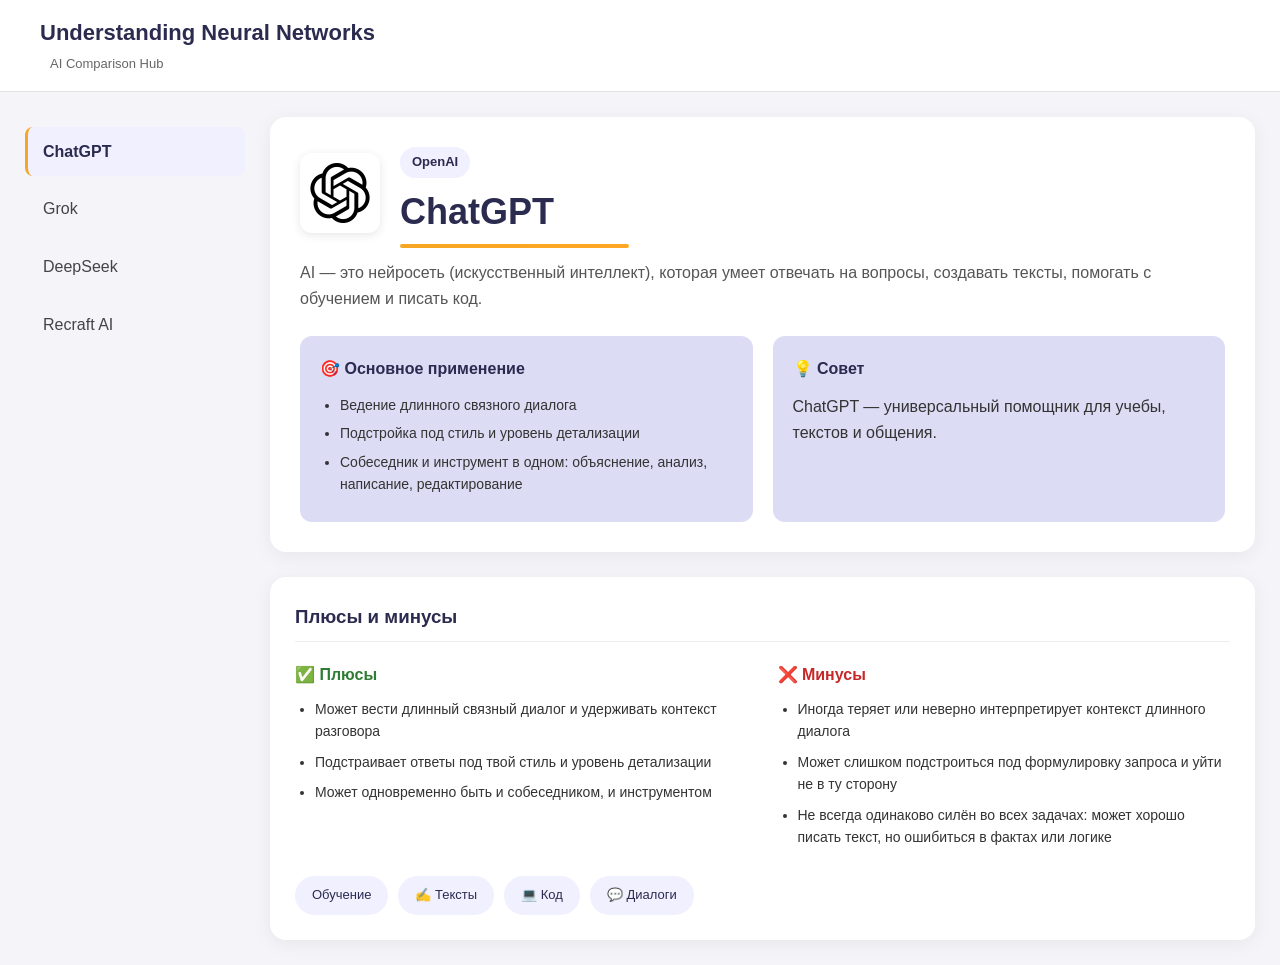
<file: index.html>
<!DOCTYPE html>
<html lang="ru">
<head>
    <meta charset="UTF-8">
    <meta name="viewport" content="width=device-width, initial-scale=1.0">
    <title>ChatGPT — Нейросети</title>
    <link rel="stylesheet" href="style.css">
</head>
<body>
    <header class="site-header">
        <div>
            <h1>Understanding Neural Networks</h1>
            <span class="subtitle">AI Comparison Hub</span>
        </div>
    </header>

    <div class="main-wrapper">
        <aside class="sidebar">
            <a href="index.html" class="nav-link active">ChatGPT</a>
            <a href="grok.html" class="nav-link">Grok</a>
            <a href="deepseek.html" class="nav-link">DeepSeek</a>
            <a href="rectaft.html" class="nav-link">Recraft AI</a>
        </aside>

        <main class="content">
            <section class="hero">
                <div class="logo-container">
                    <img src="images/chatgpt-logo.png" alt="ChatGPT Logo" class="neural-logo">
                    <div>
                        <span class="company-badge">OpenAI</span>
                        <h2>ChatGPT</h2>
                    </div>
                </div>
                <p>AI — это нейросеть (искусственный интеллект), которая умеет отвечать на вопросы, создавать тексты, помогать с обучением и писать код.</p>

                <div class="info-grid">
                    <div class="info-box">
                        <h4>🎯 Основное применение</h4>
                        <ul>
                            <li>Ведение длинного связного диалога</li>
                            <li>Подстройка под стиль и уровень детализации</li>
                            <li>Собеседник и инструмент в одном: объяснение, анализ, написание, редактирование</li>
                        </ul>
                    </div>
                    <div class="info-box">
                        <h4>💡 Совет</h4>
                        <p>ChatGPT — универсальный помощник для учебы, текстов и общения.</p>
                    </div>
                </div>
            </section>

            <section class="feature-card">
                <h3>Плюсы и минусы</h3>
                <div class="pros-cons">
                    <div class="pros">
                        <h4>✅ Плюсы</h4>
                        <ul>
                            <li>Может вести длинный связный диалог и удерживать контекст разговора</li>
                            <li>Подстраивает ответы под твой стиль и уровень детализации</li>
                            <li>Может одновременно быть и собеседником, и инструментом</li>
                        </ul>
                    </div>
                    <div class="cons">
                        <h4>❌ Минусы</h4>
                        <ul>
                            <li>Иногда теряет или неверно интерпретирует контекст длинного диалога</li>
                            <li>Может слишком подстроиться под формулировку запроса и уйти не в ту сторону</li>
                            <li>Не всегда одинаково силён во всех задачах: может хорошо писать текст, но ошибиться в фактах или логике</li>
                        </ul>
                    </div>
                </div>
                <div class="use-cases">
                    <span class="tag"> Обучение</span>
                    <span class="tag">✍️ Тексты</span>
                    <span class="tag">💻 Код</span>
                    <span class="tag">💬 Диалоги</span>
                </div>
            </section>
        </main>
    </div>
</body>
</html>
</file>
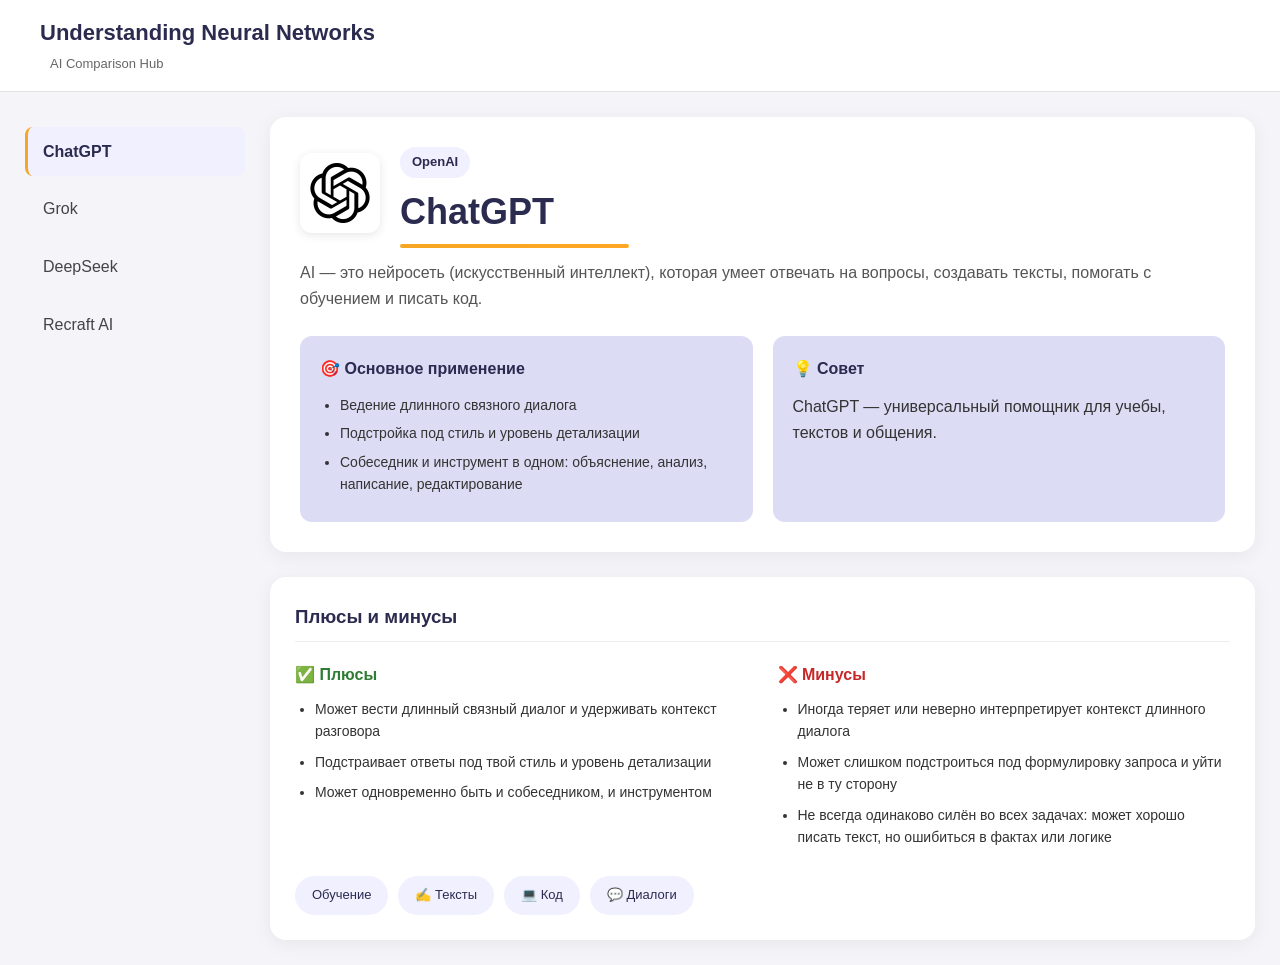
<file: chatgpt.html>
<!DOCTYPE html>
<html lang="ru">
<head>
    <meta charset="UTF-8">
    <meta name="viewport" content="width=device-width, initial-scale=1.0">
    <title>ChatGPT — Нейросети</title>
    <link rel="stylesheet" href="style.css">
</head>
<body>
    <header class="site-header">
        <div>
            <h1>Understanding Neural Networks</h1>
            <span class="subtitle">AI Comparison Hub</span>
        </div>
    </header>

    <div class="main-wrapper">
        <aside class="sidebar">
            <a href="chatgpt.html" class="nav-link active">ChatGPT</a>
            <a href="grok.html" class="nav-link">Grok</a>
            <a href="deepseek.html" class="nav-link">DeepSeek</a>
            <a href="rectaft.html" class="nav-link">Recraft AI</a>
        </aside>

        <main class="content">
            <section class="hero">
                <div class="logo-container">
                    <img src="images/chatgpt-logo.png" alt="ChatGPT Logo" class="neural-logo">
                    <div>
                        <span class="company-badge">OpenAI</span>
                        <h2>ChatGPT</h2>
                    </div>
                </div>
                <p>AI — это нейросеть (искусственный интеллект), которая умеет отвечать на вопросы, создавать тексты, помогать с обучением и писать код.</p>

                <div class="info-grid">
                    <div class="info-box">
                        <h4>🎯 Основное применение</h4>
                        <ul>
                            <li>Ведение длинного связного диалога</li>
                            <li>Подстройка под стиль и уровень детализации</li>
                            <li>Собеседник и инструмент в одном: объяснение, анализ, написание, редактирование</li>
                        </ul>
                    </div>
                    <div class="info-box">
                        <h4>💡 Совет</h4>
                        <p>ChatGPT — универсальный помощник для учебы, текстов и общения.</p>
                    </div>
                </div>
            </section>

            <section class="feature-card">
                <h3>Плюсы и минусы</h3>
                <div class="pros-cons">
                    <div class="pros">
                        <h4>✅ Плюсы</h4>
                        <ul>
                            <li>Может вести длинный связный диалог и удерживать контекст разговора</li>
                            <li>Подстраивает ответы под твой стиль и уровень детализации</li>
                            <li>Может одновременно быть и собеседником, и инструментом</li>
                        </ul>
                    </div>
                    <div class="cons">
                        <h4>❌ Минусы</h4>
                        <ul>
                            <li>Иногда теряет или неверно интерпретирует контекст длинного диалога</li>
                            <li>Может слишком подстроиться под формулировку запроса и уйти не в ту сторону</li>
                            <li>Не всегда одинаково силён во всех задачах: может хорошо писать текст, но ошибиться в фактах или логике</li>
                        </ul>
                    </div>
                </div>
                <div class="use-cases">
                    <span class="tag"> Обучение</span>
                    <span class="tag">✍️ Тексты</span>
                    <span class="tag">💻 Код</span>
                    <span class="tag">💬 Диалоги</span>
                </div>
            </section>
        </main>
    </div>
</body>
</html>
</file>
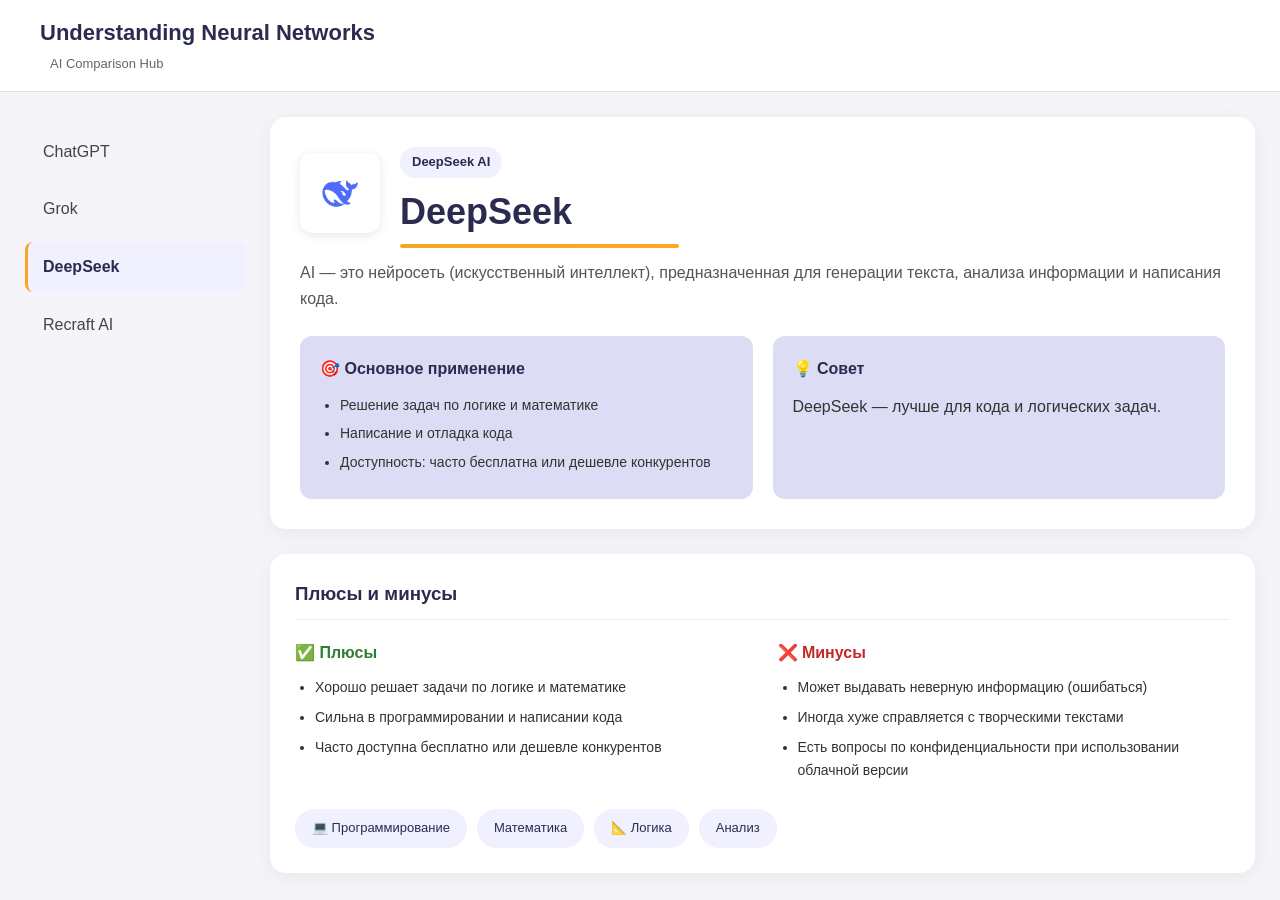
<file: deepseek.html>
<!DOCTYPE html>
<html lang="ru">
<head>
    <meta charset="UTF-8">
    <meta name="viewport" content="width=device-width, initial-scale=1.0">
    <title>DeepSeek — Нейросети</title>
    <link rel="stylesheet" href="style.css">
</head>
<body>
    <header class="site-header">
        <div>
            <h1>Understanding Neural Networks</h1>
            <span class="subtitle">AI Comparison Hub</span>
        </div>
    </header>

    <div class="main-wrapper">
        <aside class="sidebar">
            <a href="index.html" class="nav-link">ChatGPT</a>
            <a href="grok.html" class="nav-link">Grok</a>
            <a href="deepseek.html" class="nav-link active">DeepSeek</a>
            <a href="rectaft.html" class="nav-link">Recraft AI</a>
        </aside>

        <main class="content">
            <section class="hero">
                <div class="logo-container">
                    <img src="images/deepseek-logo.jpg" alt="DeepSeek Logo" class="neural-logo">
                    <div>
                        <span class="company-badge">DeepSeek AI</span>
                        <h2>DeepSeek</h2>
                    </div>
                </div>
                <p>AI — это нейросеть (искусственный интеллект), предназначенная для генерации текста, анализа информации и написания кода.</p>

                <div class="info-grid">
                    <div class="info-box">
                        <h4>🎯 Основное применение</h4>
                        <ul>
                            <li>Решение задач по логике и математике</li>
                            <li>Написание и отладка кода</li>
                            <li>Доступность: часто бесплатна или дешевле конкурентов</li>
                        </ul>
                    </div>
                    <div class="info-box">
                        <h4>💡 Совет</h4>
                        <p>DeepSeek — лучше для кода и логических задач.</p>
                    </div>
                </div>
            </section>

            <section class="feature-card">
                <h3>Плюсы и минусы</h3>
                <div class="pros-cons">
                    <div class="pros">
                        <h4>✅ Плюсы</h4>
                        <ul>
                            <li>Хорошо решает задачи по логике и математике</li>
                            <li>Сильна в программировании и написании кода</li>
                            <li>Часто доступна бесплатно или дешевле конкурентов</li>
                        </ul>
                    </div>
                    <div class="cons">
                        <h4>❌ Минусы</h4>
                        <ul>
                            <li>Может выдавать неверную информацию (ошибаться)</li>
                            <li>Иногда хуже справляется с творческими текстами</li>
                            <li>Есть вопросы по конфиденциальности при использовании облачной версии</li>
                        </ul>
                    </div>
                </div>
                <div class="use-cases">
                    <span class="tag">💻 Программирование</span>
                    <span class="tag"> Математика</span>
                    <span class="tag">📐 Логика</span>
                    <span class="tag"> Анализ</span>
                </div>
            </section>
        </main>
    </div>
</body>
</html>
</file>
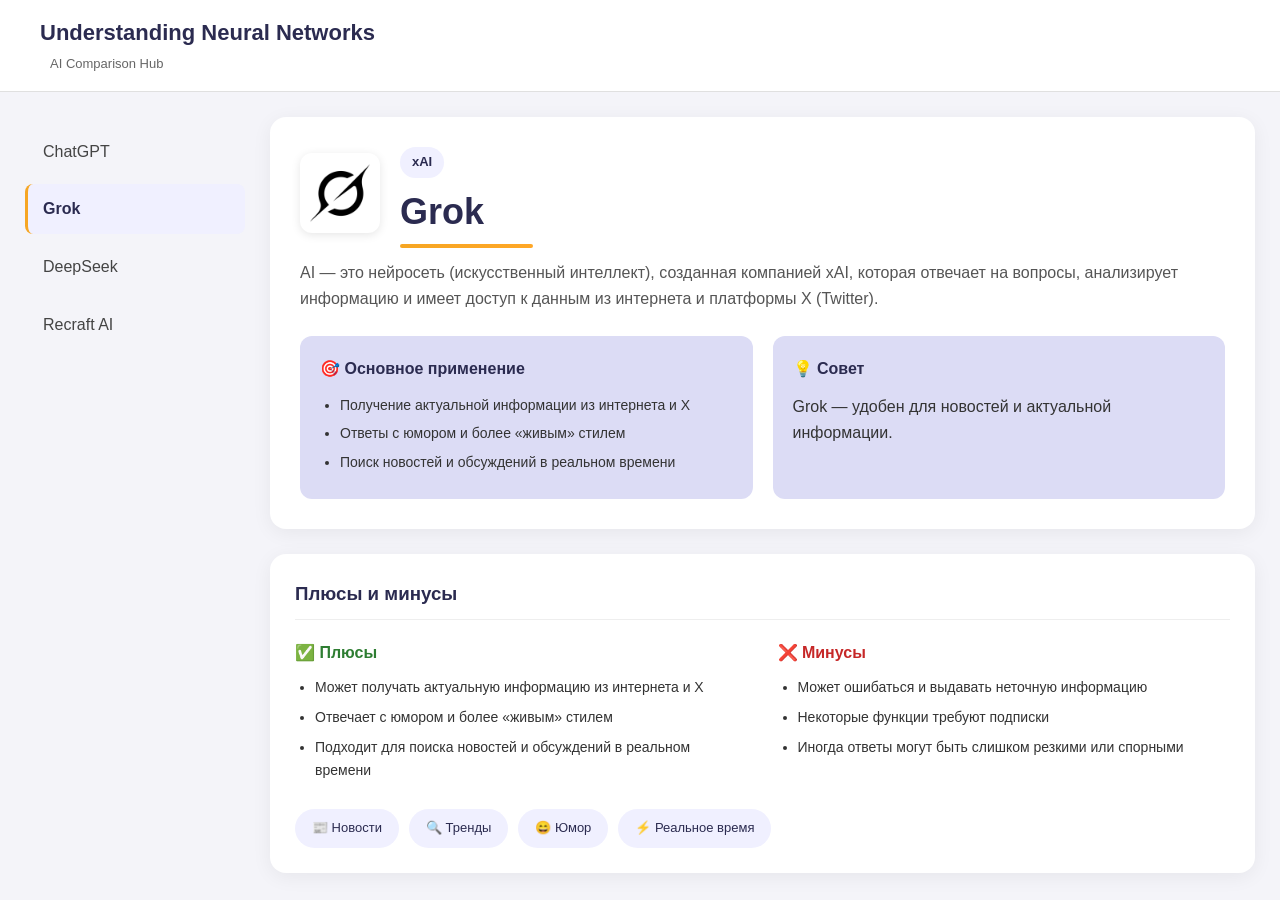
<file: grok.html>
<!DOCTYPE html>
<html lang="ru">
<head>
    <meta charset="UTF-8">
    <meta name="viewport" content="width=device-width, initial-scale=1.0">
    <title>Grok — Нейросети</title>
    <link rel="stylesheet" href="style.css">
</head>
<body>
    <header class="site-header">
        <div>
            <h1>Understanding Neural Networks</h1>
            <span class="subtitle">AI Comparison Hub</span>
        </div>
    </header>

    <div class="main-wrapper">
        <aside class="sidebar">
            <a href="index.html" class="nav-link">ChatGPT</a>
            <a href="grok.html" class="nav-link active">Grok</a>
            <a href="deepseek.html" class="nav-link">DeepSeek</a>
            <a href="rectaft.html" class="nav-link">Recraft AI</a>
        </aside>

        <main class="content">
            <section class="hero">
                <div class="logo-container">
                    <img src="images/grok-logo.jpg" alt="Grok Logo" class="neural-logo">
                    <div>
                        <span class="company-badge">xAI</span>
                        <h2>Grok</h2>
                    </div>
                </div>
                <p>AI — это нейросеть (искусственный интеллект), созданная компанией xAI, которая отвечает на вопросы, анализирует информацию и имеет доступ к данным из интернета и платформы X (Twitter).</p>

                <div class="info-grid">
                    <div class="info-box">
                        <h4>🎯 Основное применение</h4>
                        <ul>
                            <li>Получение актуальной информации из интернета и X</li>
                            <li>Ответы с юмором и более «живым» стилем</li>
                            <li>Поиск новостей и обсуждений в реальном времени</li>
                        </ul>
                    </div>
                    <div class="info-box">
                        <h4>💡 Совет</h4>
                        <p>Grok — удобен для новостей и актуальной информации.</p>
                    </div>
                </div>
            </section>

            <section class="feature-card">
                <h3>Плюсы и минусы</h3>
                <div class="pros-cons">
                    <div class="pros">
                        <h4>✅ Плюсы</h4>
                        <ul>
                            <li>Может получать актуальную информацию из интернета и X</li>
                            <li>Отвечает с юмором и более «живым» стилем</li>
                            <li>Подходит для поиска новостей и обсуждений в реальном времени</li>
                        </ul>
                    </div>
                    <div class="cons">
                        <h4>❌ Минусы</h4>
                        <ul>
                            <li>Может ошибаться и выдавать неточную информацию</li>
                            <li>Некоторые функции требуют подписки</li>
                            <li>Иногда ответы могут быть слишком резкими или спорными</li>
                        </ul>
                    </div>
                </div>
                <div class="use-cases">
                    <span class="tag">📰 Новости</span>
                    <span class="tag">🔍 Тренды</span>
                    <span class="tag">😄 Юмор</span>
                    <span class="tag">⚡ Реальное время</span>
                </div>
            </section>
        </main>
    </div>
</body>
</html>
</file>
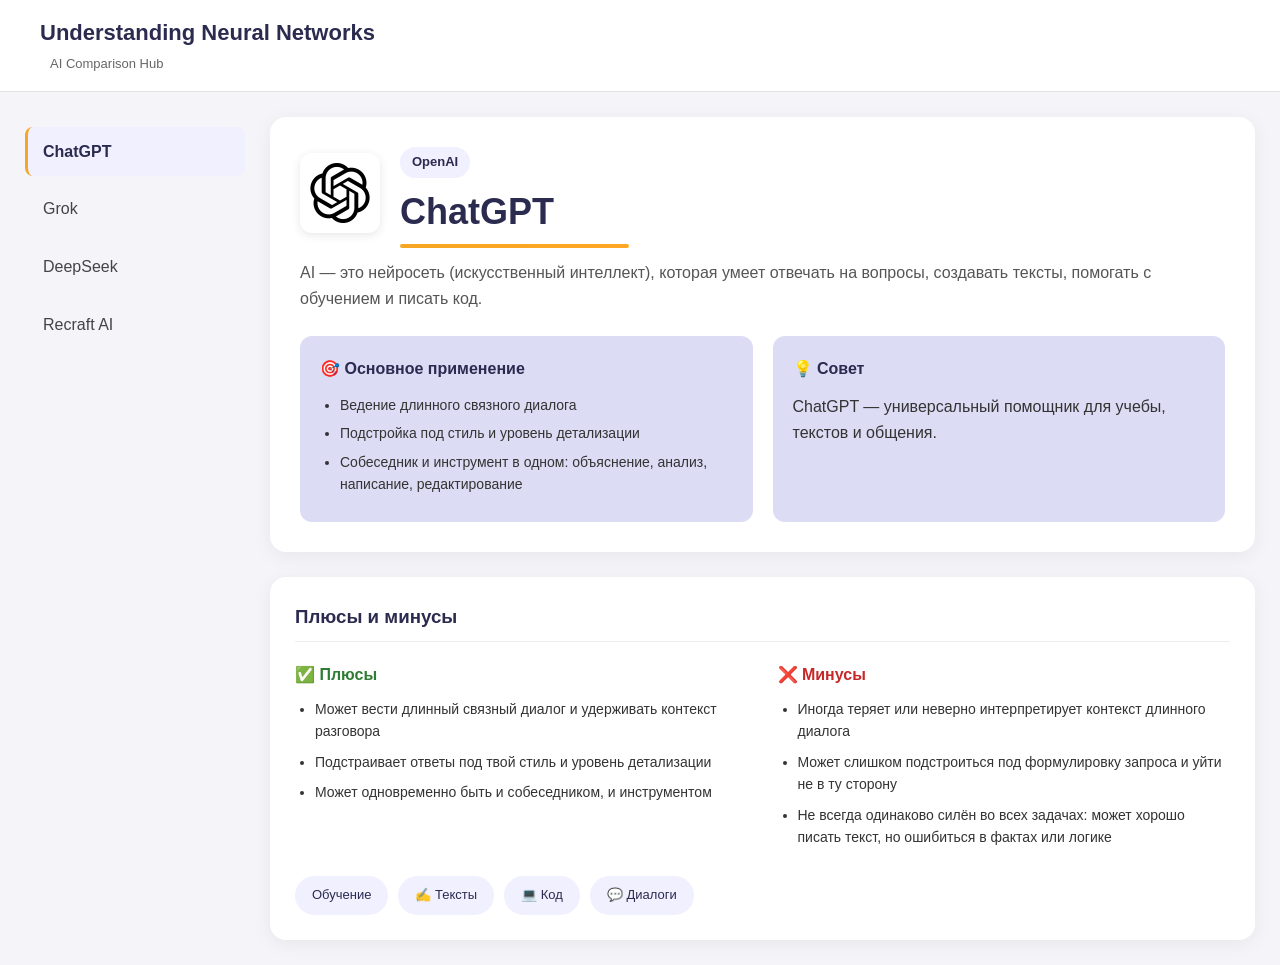
<file: indext.html>
<!DOCTYPE html>
<html lang="ru">
<head>
    <meta charset="UTF-8">
    <meta name="viewport" content="width=device-width, initial-scale=1.0">
    <title>ChatGPT — Нейросети</title>
    <link rel="stylesheet" href="style.css">
</head>
<body>
    <header class="site-header">
        <div>
            <h1>Understanding Neural Networks</h1>
            <span class="subtitle">AI Comparison Hub</span>
        </div>
    </header>

    <div class="main-wrapper">
        <aside class="sidebar">
            <a href="indext.html" class="nav-link active">ChatGPT</a>
            <a href="grok.html" class="nav-link">Grok</a>
            <a href="deepseek.html" class="nav-link">DeepSeek</a>
            <a href="rectaft.html" class="nav-link">Recraft AI</a>
        </aside>

        <main class="content">
            <section class="hero">
                <div class="logo-container">
                    <img src="images/chatgpt-logo.png" alt="ChatGPT Logo" class="neural-logo">
                    <div>
                        <span class="company-badge">OpenAI</span>
                        <h2>ChatGPT</h2>
                    </div>
                </div>
                <p>AI — это нейросеть (искусственный интеллект), которая умеет отвечать на вопросы, создавать тексты, помогать с обучением и писать код.</p>

                <div class="info-grid">
                    <div class="info-box">
                        <h4>🎯 Основное применение</h4>
                        <ul>
                            <li>Ведение длинного связного диалога</li>
                            <li>Подстройка под стиль и уровень детализации</li>
                            <li>Собеседник и инструмент в одном: объяснение, анализ, написание, редактирование</li>
                        </ul>
                    </div>
                    <div class="info-box">
                        <h4>💡 Совет</h4>
                        <p>ChatGPT — универсальный помощник для учебы, текстов и общения.</p>
                    </div>
                </div>
            </section>

            <section class="feature-card">
                <h3>Плюсы и минусы</h3>
                <div class="pros-cons">
                    <div class="pros">
                        <h4>✅ Плюсы</h4>
                        <ul>
                            <li>Может вести длинный связный диалог и удерживать контекст разговора</li>
                            <li>Подстраивает ответы под твой стиль и уровень детализации</li>
                            <li>Может одновременно быть и собеседником, и инструментом</li>
                        </ul>
                    </div>
                    <div class="cons">
                        <h4>❌ Минусы</h4>
                        <ul>
                            <li>Иногда теряет или неверно интерпретирует контекст длинного диалога</li>
                            <li>Может слишком подстроиться под формулировку запроса и уйти не в ту сторону</li>
                            <li>Не всегда одинаково силён во всех задачах: может хорошо писать текст, но ошибиться в фактах или логике</li>
                        </ul>
                    </div>
                </div>
                <div class="use-cases">
                    <span class="tag"> Обучение</span>
                    <span class="tag">✍️ Тексты</span>
                    <span class="tag">💻 Код</span>
                    <span class="tag">💬 Диалоги</span>
                </div>
            </section>
        </main>
    </div>
</body>
</html>
</file>
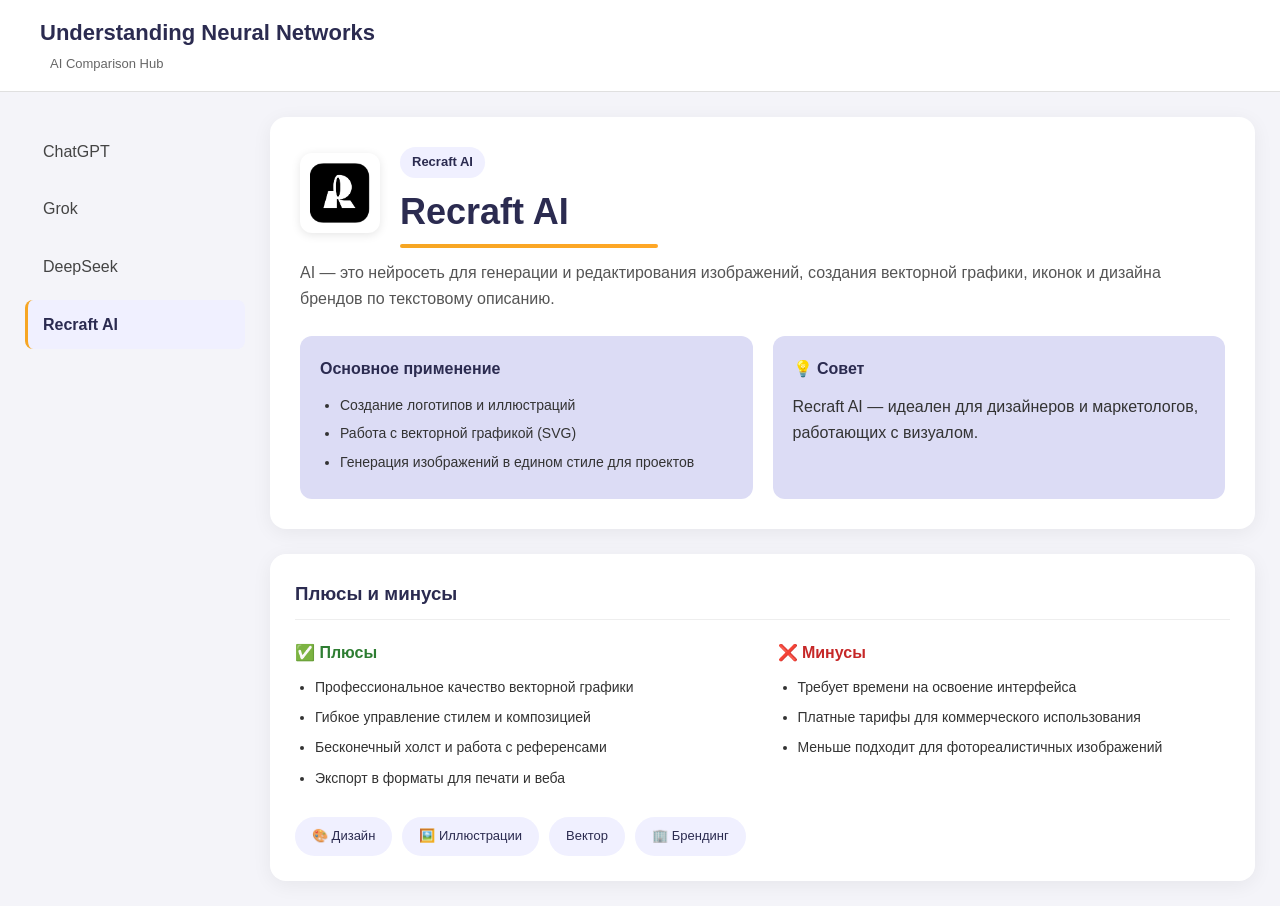
<file: rectaft.html>
<!DOCTYPE html>
<html lang="ru">
<head>
    <meta charset="UTF-8">
    <meta name="viewport" content="width=device-width, initial-scale=1.0">
    <title>Recraft AI — Нейросети</title>
    <link rel="stylesheet" href="style.css">
</head>
<body>
    <header class="site-header">
        <div>
            <h1>Understanding Neural Networks</h1>
            <span class="subtitle">AI Comparison Hub</span>
        </div>
    </header>

    <div class="main-wrapper">
        <aside class="sidebar">
            <a href="index.html" class="nav-link">ChatGPT</a>
            <a href="grok.html" class="nav-link">Grok</a>
            <a href="deepseek.html" class="nav-link">DeepSeek</a>
            <a href="rectaft.html" class="nav-link active">Recraft AI</a>
        </aside>

        <main class="content">
            <section class="hero">
                <div class="logo-container">
                    <img src="images/rectaft-logo.png" alt="Recraft AI Logo" class="neural-logo">
                    <div>
                        <span class="company-badge">Recraft AI</span>
                        <h2>Recraft AI</h2>
                    </div>
                </div>
                <p>AI — это нейросеть для генерации и редактирования изображений, создания векторной графики, иконок и дизайна брендов по текстовому описанию.</p>

                <div class="info-grid">
                    <div class="info-box">
                        <h4> Основное применение</h4>
                        <ul>
                            <li>Создание логотипов и иллюстраций</li>
                            <li>Работа с векторной графикой (SVG)</li>
                            <li>Генерация изображений в едином стиле для проектов</li>
                        </ul>
                    </div>
                    <div class="info-box">
                        <h4>💡 Совет</h4>
                        <p>Recraft AI — идеален для дизайнеров и маркетологов, работающих с визуалом.</p>
                    </div>
                </div>
            </section>

            <section class="feature-card">
                <h3>Плюсы и минусы</h3>
                <div class="pros-cons">
                    <div class="pros">
                        <h4>✅ Плюсы</h4>
                        <ul>
                            <li>Профессиональное качество векторной графики</li>
                            <li>Гибкое управление стилем и композицией</li>
                            <li>Бесконечный холст и работа с референсами</li>
                            <li>Экспорт в форматы для печати и веба</li>
                        </ul>
                    </div>
                    <div class="cons">
                        <h4>❌ Минусы</h4>
                        <ul>
                            <li>Требует времени на освоение интерфейса</li>
                            <li>Платные тарифы для коммерческого использования</li>
                            <li>Меньше подходит для фотореалистичных изображений</li>
                        </ul>
                    </div>
                </div>
                <div class="use-cases">
                    <span class="tag">🎨 Дизайн</span>
                    <span class="tag">🖼️ Иллюстрации</span>
                    <span class="tag"> Вектор</span>
                    <span class="tag">🏢 Брендинг</span>
                </div>
            </section>
        </main>
    </div>
</body>
</html>
</file>
<file: style.css>
* {
    margin: 0;
    padding: 0;
    box-sizing: border-box;
    font-family: 'Segoe UI', Arial, sans-serif;
}

body {
    background: #f4f4f9;
    color: #333;
    line-height: 1.6;
    animation: fadeIn 1s ease-out;
}

/* === АНИМАЦИИ === */
@keyframes fadeIn {
    from { opacity: 0; }
    to { opacity: 1; }
}

@keyframes slideUp {
    from { opacity: 0; transform: translateY(40px); }
    to { opacity: 1; transform: translateY(0); }
}

@keyframes slideInLeft {
    from { opacity: 0; transform: translateX(-50px); }
    to { opacity: 1; transform: translateX(0); }
}

@keyframes expandUnderline {
    from { width: 0; }
    to { width: 100%; }
}

/* === ШАПКА === */
.site-header {
    display: flex;
    justify-content: space-between;
    align-items: center;
    padding: 15px 40px;
    background: white;
    border-bottom: 1px solid #e0e0e0;
    position: sticky;
    top: 0;
    z-index: 100;
}

.site-header h1 {
    font-size: 22px;
    color: #2b2b50;
}

.site-header .subtitle {
    font-size: 13px;
    color: #666;
    margin-left: 10px;
}

/* === КОНТЕЙНЕР === */
.main-wrapper {
    display: flex;
    max-width: 1300px;
    margin: 0 auto;
    padding: 25px;
    gap: 25px;
}

/* === БОКОВОЕ МЕНЮ === */
.sidebar {
    width: 220px;
    display: flex;
    flex-direction: column;
    gap: 8px;
    padding-top: 10px;
    flex-shrink: 0;
    animation: slideInLeft 0.8s ease-out;
}

.nav-link {
    display: block;
    padding: 12px 15px;
    text-decoration: none;
    color: #444;
    font-weight: 500;
    border-radius: 8px;
    border-left: 3px solid transparent;
    background: transparent;
    transition: all 0.3s ease;
}

.nav-link:hover {
    background: #e8e8f0;
    color: #2b2b50;
    padding-left: 20px;
}

.nav-link:active {
    transform: scale(0.98);
}

.nav-link.active {
    background: #f0f0ff;
    color: #2b2b50;
    border-left: 3px solid #f6a623;
    font-weight: bold;
}

/* === ОСНОВНОЙ КОНТЕНТ === */
.content {
    flex: 1;
    display: flex;
    flex-direction: column;
    gap: 25px;
    animation: slideUp 0.8s ease-out;
}

/* === HERO СЕКЦИЯ === */
.hero {
    background: white;
    border-radius: 16px;
    padding: 30px;
    box-shadow: 0 4px 20px rgba(0,0,0,0.06);
    transition: transform 0.3s;
}

.hero:hover {
    transform: translateY(-3px);
    box-shadow: 0 8px 25px rgba(0,0,0,0.1);
}

/* === ЛОГОТИП И ЗАГОЛОВОК === */
.logo-container {
    display: flex;
    align-items: center;
    gap: 20px;
    margin-bottom: 20px;
    flex-wrap: wrap;
}

.neural-logo {
    width: 80px;
    height: 80px;
    object-fit: contain;
    border-radius: 12px;
    background: white;
    padding: 10px;
    box-shadow: 0 2px 10px rgba(0,0,0,0.1);
    transition: all 0.4s cubic-bezier(0.175, 0.885, 0.32, 1.275);
    flex-shrink: 0;
}

.neural-logo:hover {
    transform: scale(1.15) rotate(5deg);
    box-shadow: 0 10px 20px rgba(0,0,0,0.15);
}

.company-badge {
    display: inline-block;
    background: #f0f0ff;
    color: #2b2b50;
    padding: 5px 12px;
    border-radius: 20px;
    font-size: 13px;
    font-weight: bold;
    margin-bottom: 5px;
}

.hero h2 {
    font-size: 36px;
    color: #2b2b50;
    margin: 0;
    position: relative;
    display: inline-block;
    width: 100%;
}

/* Анимированная линия под заголовком */
.hero h2::after {
    content: '';
    position: absolute;
    bottom: -8px;
    left: 0;
    width: 0;
    height: 4px;
    background: linear-gradient(90deg, #f6a623, #ffa726);
    border-radius: 2px;
    animation: expandUnderline 1.2s cubic-bezier(0.22, 1, 0.36, 1) 0.3s forwards;
}

/* === ИНФОРМАЦИЯ === */
.hero > p {
    margin-top: 15px;
    font-size: 16px;
    line-height: 1.6;
    color: #555;
}

.info-grid {
    display: flex;
    flex-wrap: wrap;
    gap: 20px;
    margin-top: 25px;
}

.info-box {
    flex: 1;
    min-width: 250px;
    background: #dcdcf5;
    padding: 20px;
    border-radius: 12px;
    transition: transform 0.3s;
    animation: slideUp 0.8s ease-out both;
}

.info-box:nth-child(1) { animation-delay: 0.2s; }
.info-box:nth-child(2) { animation-delay: 0.4s; }

.info-box:hover {
    transform: translateY(-5px);
}

.info-box h4 {
    color: #2b2b50;
    margin-bottom: 12px;
    font-size: 16px;
}

.info-box ul {
    padding-left: 20px;
    font-size: 14px;
}

.info-box li {
    margin-bottom: 6px;
    opacity: 0;
    animation: slideUp 0.5s ease-out forwards;
}

.info-box li:nth-child(1) { animation-delay: 0.3s; }
.info-box li:nth-child(2) { animation-delay: 0.5s; }
.info-box li:nth-child(3) { animation-delay: 0.7s; }

/* === КАРТОЧКА ПЛЮСЫ/МИНУСЫ === */
.feature-card {
    background: white;
    border-radius: 16px;
    padding: 25px;
    box-shadow: 0 4px 20px rgba(0,0,0,0.06);
    transition: all 0.3s ease;
    animation: slideUp 0.8s ease-out 0.2s both;
}

.feature-card:hover {
    transform: translateY(-8px);
    box-shadow: 0 12px 30px rgba(0,0,0,0.12);
}

.feature-card h3 {
    color: #2b2b50;
    margin-bottom: 20px;
    padding-bottom: 10px;
    border-bottom: 1px solid #eee;
}

.pros-cons {
    display: flex;
    flex-wrap: wrap;
    gap: 30px;
}

.pros, .cons {
    flex: 1;
    min-width: 200px;
}

.pros h4 { 
    color: #2e7d32; 
    margin-bottom: 10px; 
    display: flex; 
    align-items: center; 
    gap: 5px; 
}

.cons h4 { 
    color: #c62828; 
    margin-bottom: 10px; 
    display: flex; 
    align-items: center; 
    gap: 5px; 
}

.pros ul, .cons ul {
    padding-left: 20px;
    font-size: 14px;
}

.pros li, .cons li {
    margin-bottom: 8px;
}

/* === ТЕГИ === */
.use-cases {
    display: flex;
    flex-wrap: wrap;
    gap: 10px;
    margin-top: 20px;
}

.tag {
    background: #f0f0ff;
    color: #2b2b50;
    padding: 8px 16px;
    border-radius: 20px;
    font-size: 13px;
    font-weight: 500;
    cursor: default;
    transition: all 0.3s ease;
    border: 1px solid transparent;
}

.tag:hover {
    background: #2b2b50;
    color: white;
    transform: scale(1.1);
    box-shadow: 0 4px 10px rgba(43, 43, 80, 0.3);
}

.tag:active {
    transform: scale(0.95);
}

/* === FOOTER === */
.footer-note {
    text-align: center;
    padding: 20px;
    color: #666;
    font-size: 13px;
    animation: fadeIn 1.5s ease-out;
}

/* === АДАПТИВНОСТЬ === */
@media (max-width: 900px) {
    .main-wrapper {
        flex-direction: column;
    }
    
    .sidebar {
        width: 100%;
        flex-direction: row;
        flex-wrap: wrap;
        padding-top: 0;
        margin-bottom: 20px;
        animation: none;
    }
    
    .nav-link {
        flex: 1;
        min-width: 120px;
        text-align: center;
        border-left: none;
        border-bottom: 3px solid transparent;
        padding: 10px;
    }
    
    .nav-link:hover {
        padding-left: 10px;
        border-bottom: 3px solid #f6a623;
    }
    
    .nav-link.active {
        border-left: none;
        border-bottom: 3px solid #f6a623;
    }
    
    .logo-container {
        flex-direction: column;
        text-align: center;
        align-items: center;
    }
    
    .hero h2 {
        font-size: 28px;
    }
    
    .pros-cons {
        flex-direction: column;
        gap: 20px;
    }
}
</file>
